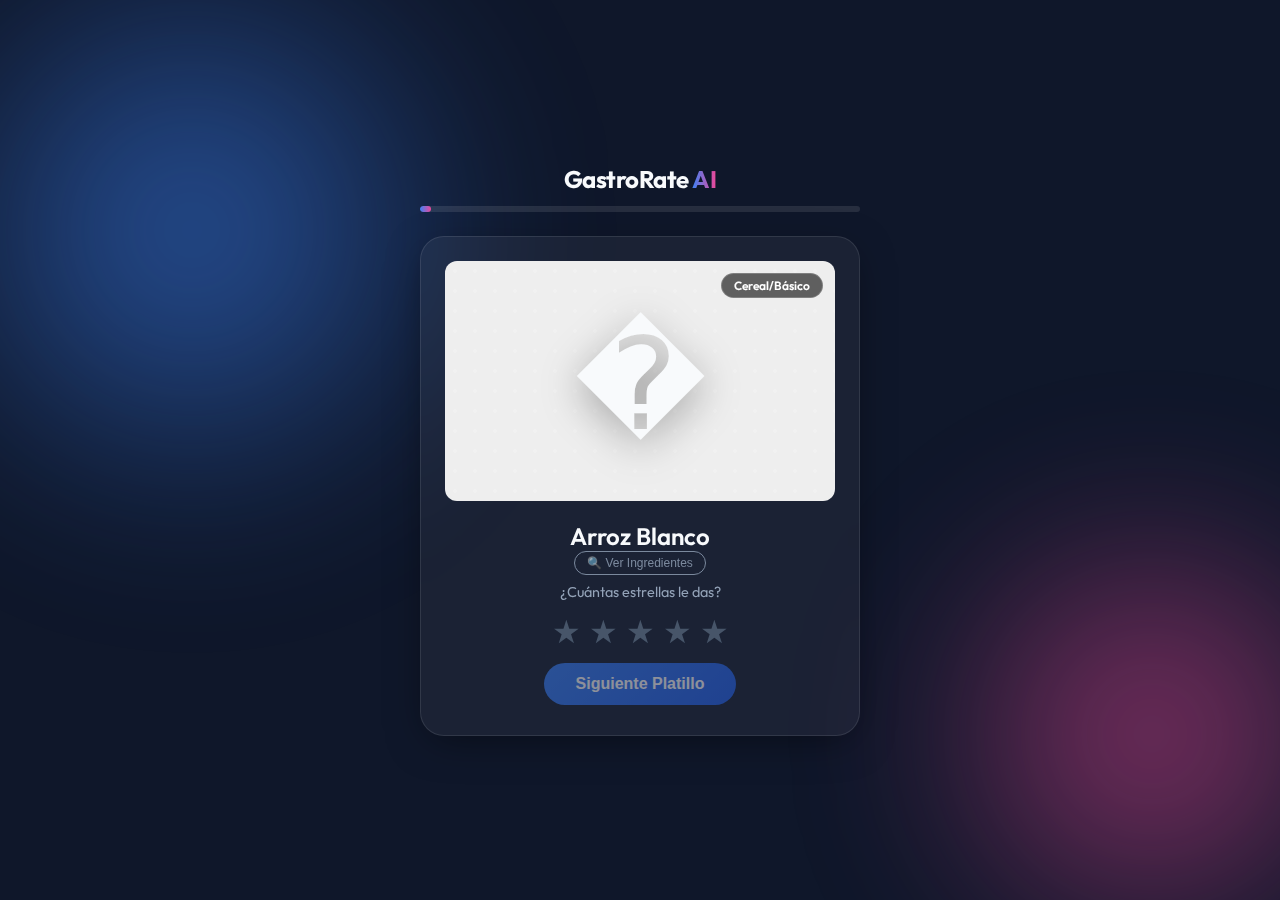
<file: index.html>
<!DOCTYPE html>
<html lang="es">

<head>
    <meta charset="UTF-8">
    <meta name="viewport" content="width=device-width, initial-scale=1.0">
    <title>Evaluador Gastronómico Premium</title>
    <link rel="preconnect" href="https://fonts.googleapis.com">
    <link rel="preconnect" href="https://fonts.gstatic.com" crossorigin>
    <link href="https://fonts.googleapis.com/css2?family=Outfit:wght@300;400;600;700&display=swap" rel="stylesheet">
    <link rel="stylesheet" href="style.css">
</head>

<body>
    <div class="background-globes">
        <div class="globe globe-1"></div>
        <div class="globe globe-2"></div>
        <div class="globe globe-3"></div>
    </div>

    <main class="app-container">
        <header class="header">
            <h1>GastroRate <span class="accent">AI</span></h1>
            <div class="progress-container">
                <div class="progress-bar" id="progressBar"></div>
                <span class="progress-text" id="progressText">1 / 40</span>
            </div>
        </header>

        <section id="quiz-card" class="card glass-effect">
            <div class="image-container" id="foodImageContainer">
                <div class="food-emoji" id="foodEmoji"></div>
                <div class="badge-category" id="foodCategory">Categoria</div>
            </div>

            <div class="content-container">
                <h2 id="foodName" class="food-title">Cargando...</h2>
                <div class="ingredients-toggle-container">
                    <button id="viewIngredientsBtn" class="btn-text-small">🔍 Ver Ingredientes</button>
                    <div id="ingredientsList" class="ingredients-list hidden">
                        <!-- Ingredients injected here -->
                    </div>
                </div>

                <div class="rating-section">
                    <p class="question">¿Cuántas estrellas le das?</p>
                    <div class="stars-container" id="starsContainer">
                        <button class="star-btn" data-value="1">★</button>
                        <button class="star-btn" data-value="2">★</button>
                        <button class="star-btn" data-value="3">★</button>
                        <button class="star-btn" data-value="4">★</button>
                        <button class="star-btn" data-value="5">★</button>
                    </div>
                </div>

                <div id="feedbackSection" class="feedback-section hidden">
                    <label class="feedback-label">Selecciona los ingredientes que NO te gustan:</label>
                    <div id="dislikeOptionsContainer" class="dislike-options-grid">
                        <!-- Options will be injected here via JS -->
                    </div>
                    <textarea id="dislikeReason" placeholder="Otra razón..." rows="2"
                        class="other-reason-text hidden"></textarea>
                </div>

                <div class="actions">
                    <button id="nextBtn" class="btn-primary" disabled>Siguiente Platillo</button>
                </div>
            </div>
        </section>

        <!-- Final Results State (Hidden by default) -->
        <section id="results-card" class="card glass-effect hidden">
            <div class="results-content">
                <h2>¡Evaluación Completada!</h2>
                <p>Has calificado 40 platillos. Aquí están tus resultados.</p>
                <div class="stats-grid">
                    <div class="stat-item">
                        <span class="stat-value" id="avgRating">0.0</span>
                        <span class="stat-label">Promedio</span>
                    </div>
                    <div class="stat-item">
                        <span class="stat-value" id="favoritesCount">0</span>
                        <span class="stat-label">Favoritos (5★)</span>
                    </div>
                    <div class="stat-item">
                        <span class="stat-value" id="dislikesCount">0</span>
                        <span class="stat-label">No Gustados (<3★)< /span>
                    </div>
                </div>
                <div class="actions-vertical">
                    <button id="whatsappBtn" class="btn-whatsapp">Enviar por WhatsApp 📱</button>
                    <button id="downloadBtn" class="btn-secondary">Exportar JSON</button>
                    <button id="restartBtn" class="btn-text">Volver a empezar</button>
                </div>
                <!-- JSON Preview Area -->
                <pre id="jsonPreview" class="json-preview"></pre>
            </div>
        </section>
    </main>

    <script type="module" src="script.js"></script>
</body>

</html>
</file>
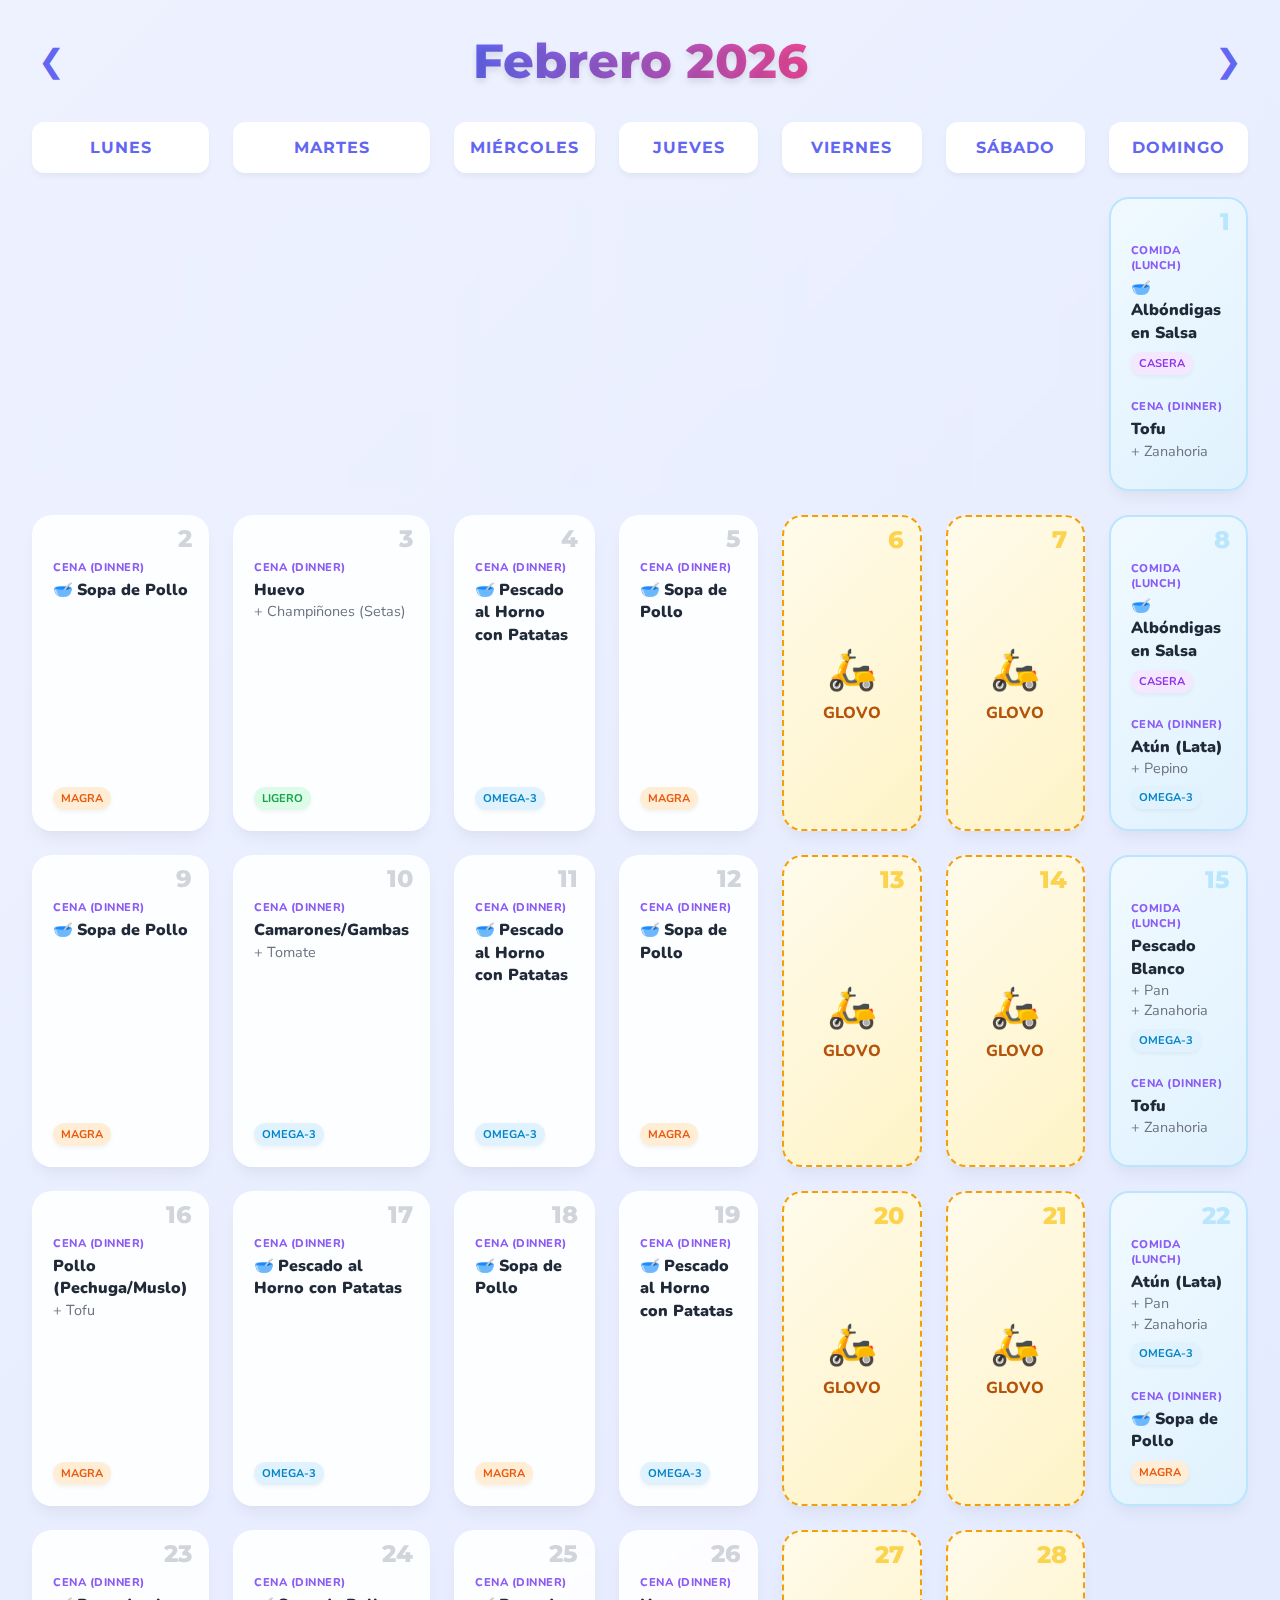
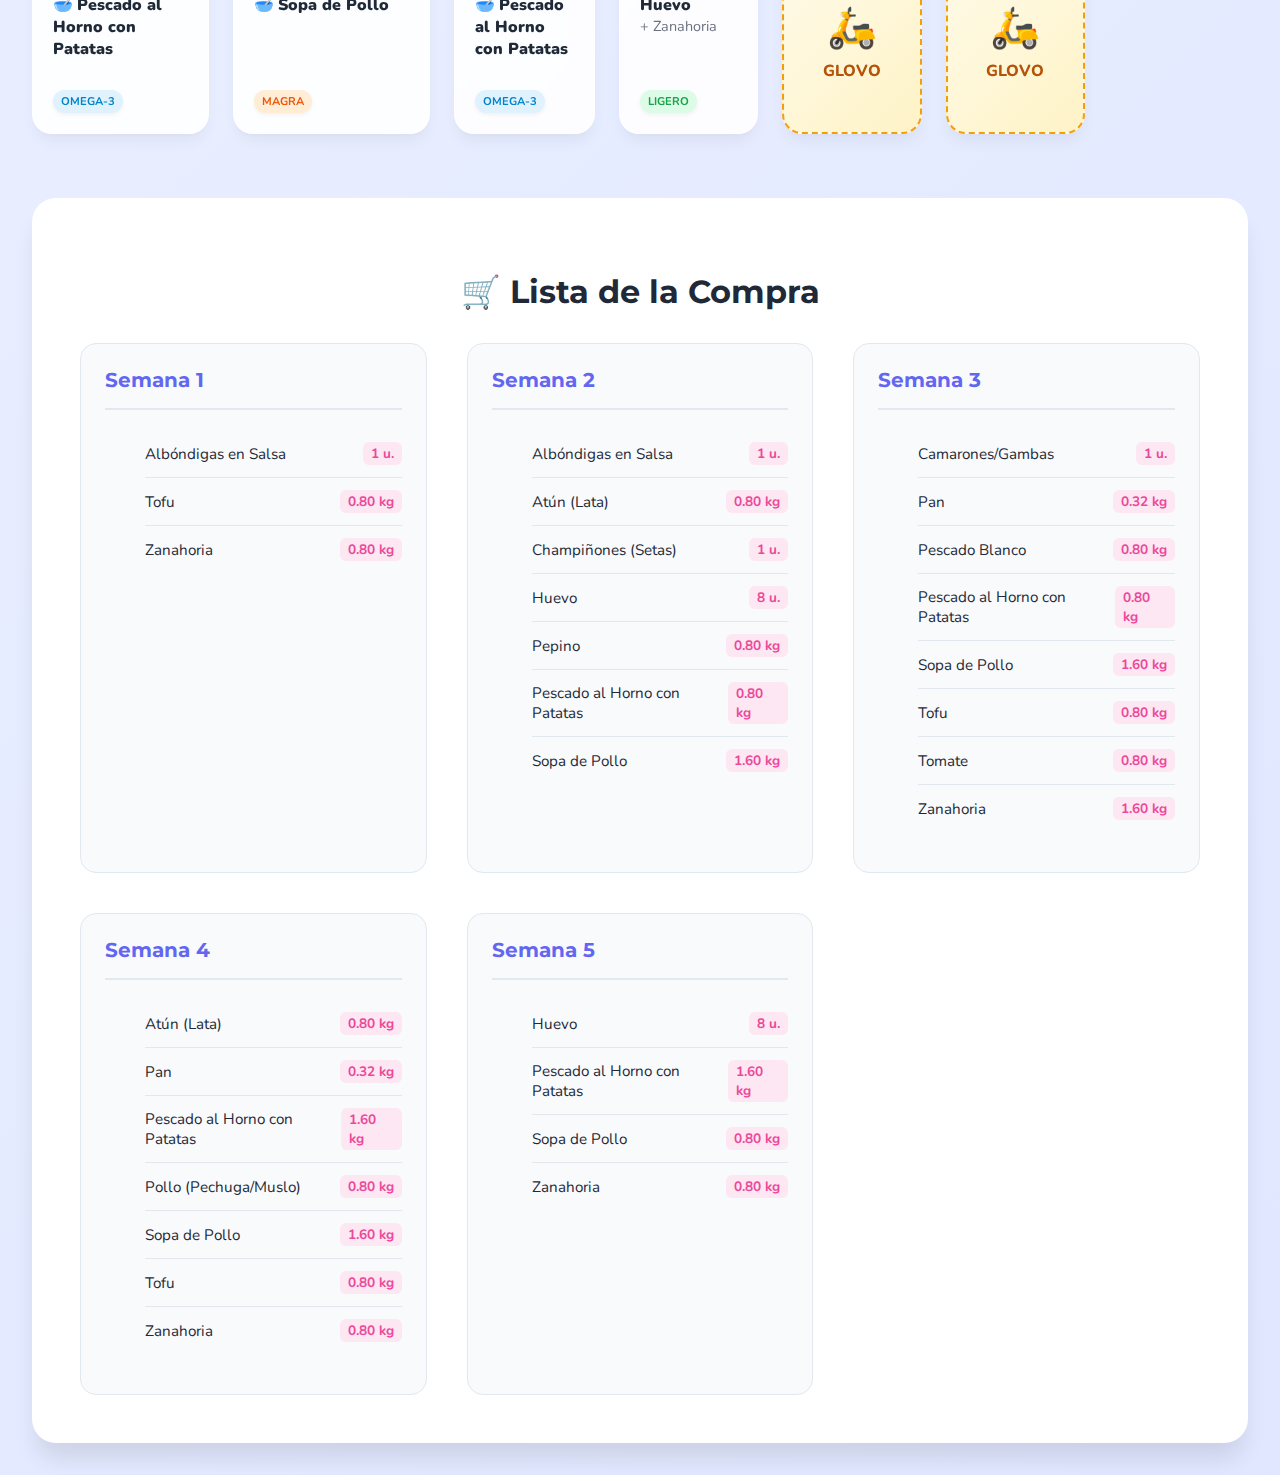
<file: menu_calendar.html>
<!DOCTYPE html>
<html lang="es">

<head>
    <meta charset="UTF-8">
    <meta name="viewport" content="width=device-width, initial-scale=1.0">
    <title>Menú Mensual - Febrero 2026</title>
    <style>
        @import url('https://fonts.googleapis.com/css2?family=Montserrat:wght@400;600;700;800&family=Nunito:wght@400;600;700&display=swap');

        :root {
            --primary: #6366f1;
            --secondary: #ec4899;
            --accent: #8b5cf6;
            --bg-color: #f3f4f6;
            --card-bg: rgba(255, 255, 255, 0.9);
            --text-main: #1f2937;
            --text-muted: #6b7280;
        }

        body {
            font-family: 'Nunito', sans-serif;
            background: linear-gradient(135deg, #eef2ff 0%, #e0e7ff 100%);
            color: var(--text-main);
            margin: 0;
            padding: 2rem;
            min-height: 100vh;
        }

        .container {
            max-width: 1400px;
            margin: 0 auto;
        }

        h1 {
            font-family: 'Montserrat', sans-serif;
            font-weight: 800;
            text-align: center;
            font-size: 3rem;
            margin-bottom: 3rem;
            background: linear-gradient(to right, var(--primary), var(--secondary));
            background-clip: text;
            -webkit-background-clip: text;
            -webkit-text-fill-color: transparent;
            text-shadow: 0 4px 6px rgba(0, 0, 0, 0.1);
        }

        .calendar-grid {
            display: grid;
            grid-template-columns: repeat(7, 1fr);
            gap: 1.5rem;
            margin-bottom: 4rem;
        }

        .day-header {
            text-align: center;
            font-family: 'Montserrat', sans-serif;
            font-weight: 700;
            text-transform: uppercase;
            color: var(--primary);
            padding: 1rem;
            font-size: 1rem;
            letter-spacing: 1px;
            background: white;
            border-radius: 12px;
            box-shadow: 0 4px 6px -1px rgba(0, 0, 0, 0.05);
        }

        .day-card {
            background: var(--card-bg);
            backdrop-filter: blur(10px);
            border-radius: 20px;
            padding: 1.25rem;
            min-height: 160px;
            box-shadow: 0 10px 15px -3px rgba(0, 0, 0, 0.05), 0 4px 6px -2px rgba(0, 0, 0, 0.025);
            position: relative;
            transition: all 0.3s ease;
            border: 1px solid rgba(255, 255, 255, 0.5);
            display: flex;
            flex-direction: column;
        }

        .day-card:hover {
            transform: translateY(-5px) scale(1.02);
            box-shadow: 0 20px 25px -5px rgba(0, 0, 0, 0.1), 0 10px 10px -5px rgba(0, 0, 0, 0.04);
            border-color: var(--primary);
        }

        .day-number {
            font-family: 'Montserrat', sans-serif;
            font-weight: 800;
            font-size: 1.5rem;
            color: #d1d5db;
            position: absolute;
            top: 0.5rem;
            right: 1rem;
            z-index: 0;
        }

        .meal-type {
            font-size: 0.7rem;
            text-transform: uppercase;
            color: var(--accent);
            font-weight: 800;
            margin-top: 1.5rem;
            margin-bottom: 0.25rem;
            letter-spacing: 0.5px;
            z-index: 1;
        }

        .meal-content {
            font-size: 1rem;
            line-height: 1.4;
            color: var(--text-main);
            font-weight: 600;
            margin-bottom: 0.5rem;
            z-index: 1;
        }

        .meal-content span {
            /* Side dishes */
            font-weight: 400;
            color: var(--text-muted);
            font-size: 0.9rem;
            display: block;
        }

        .tag {
            display: inline-block;
            font-size: 0.7rem;
            padding: 4px 8px;
            border-radius: 20px;
            margin-top: auto;
            align-self: flex-start;
            font-weight: 700;
            text-transform: uppercase;
            box-shadow: 0 2px 4px rgba(0, 0, 0, 0.05);
        }

        .tag-blue {
            background: #e0f2fe;
            color: #0284c7;
        }

        .tag-green {
            background: #dcfce7;
            color: #16a34a;
        }

        .tag-orange {
            background: #ffedd5;
            color: #ea580c;
        }

        .tag-red {
            background: #fee2e2;
            color: #dc2626;
        }

        .tag-purple {
            background: #f3e8ff;
            color: #9333ea;
        }

        .glovo-card {
            background: linear-gradient(135deg, #fffbeb 0%, #fef3c7 100%);
            border: 2px dashed #f59e0b;
            align-items: center;
            justify-content: center;
            text-align: center;
        }

        .glovo-card .day-number {
            color: #fcd34d;
        }

        .sunday-card {
            background: linear-gradient(135deg, #f0f9ff 0%, #e0f2fe 100%);
            border: 2px solid #bae6fd;
        }

        .sunday-card .day-number {
            color: #bae6fd;
        }

        .shopping-section {
            background: white;
            border-radius: 24px;
            padding: 3rem;
            box-shadow: 0 20px 25px -5px rgba(0, 0, 0, 0.1);
        }

        .shopping-section h2 {
            font-family: 'Montserrat', sans-serif;
            color: var(--text-main);
            text-align: center;
            font-size: 2rem;
            margin-bottom: 2rem;
        }

        .shopping-grid {
            display: grid;
            grid-template-columns: repeat(auto-fit, minmax(280px, 1fr));
            gap: 2.5rem;
        }

        .week-list {
            background: #f8fafc;
            border-radius: 16px;
            padding: 1.5rem;
            border: 1px solid #e2e8f0;
        }

        .week-list h3 {
            font-family: 'Montserrat', sans-serif;
            color: var(--primary);
            border-bottom: 2px solid #e2e8f0;
            padding-bottom: 1rem;
            margin-top: 0;
            font-size: 1.25rem;
        }

        .shopping-items li {
            padding: 0.75rem 0;
            border-bottom: 1px solid #e2e8f0;
            display: flex;
            justify-content: space-between;
            align-items: center;
            font-size: 0.95rem;
        }

        .shopping-items li span:last-child {
            font-weight: 700;
            color: var(--secondary);
            background: #fce7f3;
            padding: 2px 8px;
            border-radius: 6px;
            font-size: 0.85rem;
        }

        .shopping-items li:last-child {
            border-bottom: none;
        }

        .loading {
            text-align: center;
            font-size: 1.5rem;
            margin-top: 3rem;
            color: var(--text-muted);
        }
    </style>
</head>

<body>

    <div class="container">
        <!-- Navigation Header -->
        <div style="display: flex; justify-content: space-between; align-items: center; margin-bottom: 2rem;">
            <button onclick="changeMonth(-1)"
                style="background:none; border:none; font-size: 2rem; cursor:pointer; color:var(--primary)">&#10094;</button>
            <h1 id="month-title" style="margin:0;">Febrero 2026</h1>
            <button onclick="changeMonth(1)"
                style="background:none; border:none; font-size: 2rem; cursor:pointer; color:var(--primary)">&#10095;</button>
        </div>

        <div class="calendar-grid" id="calendar">
            <div class="day-header">Lunes</div>
            <div class="day-header">Martes</div>
            <div class="day-header">Miércoles</div>
            <div class="day-header">Jueves</div>
            <div class="day-header">Viernes</div>
            <div class="day-header">Sábado</div>
            <div class="day-header">Domingo</div>
        </div>

        <div class="shopping-section">
            <h2>🛒 Lista de la Compra</h2>
            <div class="shopping-grid" id="shopping-lists"></div>
        </div>
    </div>

    <script>
        // State
        let currentYear = 2026;
        let currentMonth = 1; // 0=Jan, 1=Feb
        let globalFoodStats = [];
        const users = ['ariel', 'mia', 'rosa', 'david'];

        // Navigation
        function changeMonth(delta) {
            currentMonth += delta;
            if (currentMonth > 11) {
                currentMonth = 0;
                currentYear++;
            } else if (currentMonth < 0) {
                currentMonth = 11;
                currentYear--;
            }
            updateView();
        }

        function updateView() {
            // Update Title
            const date = new Date(currentYear, currentMonth, 1);
            const monthName = date.toLocaleString('es-ES', { month: 'long' });
            const capMonth = monthName.charAt(0).toUpperCase() + monthName.slice(1);
            document.getElementById('month-title').textContent = `${capMonth} ${currentYear}`;

            // Generate
            const schedule = generateSchedule(globalFoodStats, currentYear, currentMonth);
            renderCalendar(schedule);
            generateShoppingList(schedule);
        }

        async function init() {
            try {
                let allData = [];
                for (const user of users) {
                    const response = await fetch(`userdata/${user}.json`);
                    if (response.ok) {
                        const data = await response.json();
                        allData = [...allData, ...data];
                    }
                }
                globalFoodStats = processFoodData(allData);
                updateView();
            } catch (e) {
                document.body.innerHTML = `<div class="loading">Error: ${e.message}<br>Ejecuta en servidor local.</div>`;
            }
        }

        // Data Processing
        function processFoodData(data) {
            const temp = {};
            data.forEach(item => {
                if (!temp[item.foodId]) {
                    temp[item.foodId] = {
                        name: item.foodName,
                        category: item.category,
                        ratings: [],
                        min_rating: 5
                    };
                }
                temp[item.foodId].ratings.push(item.rating);
                if (item.rating < temp[item.foodId].min_rating) temp[item.foodId].min_rating = item.rating;
            });
            return Object.values(temp).map(item => ({
                name: item.name,
                category: item.category,
                avg_rating: item.ratings.reduce((a, b) => a + b, 0) / item.ratings.length,
                min_rating: item.min_rating
            }));
        }

        // --------------------------------------------------------------------------------
        // MEAL LOGIC CONFIGURATION
        // --------------------------------------------------------------------------------

        // Helper to check if a category/name fits "Lunch" (Heavier/Carby) vs "Dinner" (Lighter/Protein)
        function isLunch(item) {
            const txt = (item.name + " " + item.category).toLowerCase();
            // Lunch: Rice, Pasta, Legumes, Stews, Potatoes, Red Meat dishes
            if (/arroz|pasta|cereal|legumbre|lenteja|frijol|guiso|estofado|lasaña|spaghetti|macarron|paella|cocido/.test(txt)) return true;
            if (/texmex|burrito|taco/.test(txt)) return true; // Heavy
            return false;
        }

        function isDinner(item) {
            const txt = (item.name + " " + item.category).toLowerCase();
            // Dinner: Fish, Eggs, Chicken (grilled/light), Soup, Salad, Vegetables
            if (/pescado|atún|marisco|huevo|tortilla|sopa|crema|ensalada|vegetal|verdura|brócoli|espinaca/.test(txt)) return true;
            if (/pollo|pavo/.test(txt) && !/asado|frito/.test(txt)) return true; // Light chicken OK
            return false;
        }

        const EXTRA_RECIPES = [
            { name: "Burritos de Carne", base: "Carne", category: "TexMex", type: "special", suitable: "lunch" },
            { name: "Spaghetti Boloñesa", base: "Pasta", category: "Italiana", type: "special", suitable: "lunch" },
            { name: "Albóndigas en Salsa", base: "Carne", category: "Casera", type: "special", suitable: "lunch" },
            { name: "Tacos de Carne", base: "Carne", category: "TexMex", type: "special", suitable: "lunch" },
            { name: "Arroz Tres Delicias", base: "Arroz", category: "Asiática", type: "special", suitable: "lunch" },
            { name: "Curry de Pollo", base: "Pollo", category: "Asiática", type: "special", suitable: "lunch" },
            { name: "Estofado de Ternera", base: "Carne", category: "Guiso", type: "special", suitable: "lunch" },
            { name: "Lasaña de Carne", base: "Pasta", category: "Italiana", type: "special", suitable: "lunch" },

            { name: "Pescado al Horno con Patatas", base: "Pescado", category: "Horno", type: "special", suitable: "dinner" },
            { name: "Pollo Asado con Patatas", base: "Pollo", category: "Horno", type: "special", suitable: "lunch" }, // Roast chicken is lunch usually in Spain
            { name: "Sopa de Pollo", base: "Pollo", category: "Sopa", type: "special", suitable: "dinner" }
        ];

        // Seeded RNG
        let currentSeed = 1;
        function seed(s) { currentSeed = s; }
        function random() {
            var x = Math.sin(currentSeed++) * 10000;
            return x - Math.floor(x);
        }

        function generateSchedule(stats, year, month) {
            // Seed based on YearMonth to keep it consistent per page but infinite
            seed(year * 100 + month);

            // Prepare Pools
            // LUNCH Pool (Heavy)
            const lunchPool = stats.filter(f => isLunch(f) && f.min_rating >= 2);
            // DINNER Pool (Light)
            const dinnerPool = stats.filter(f => isDinner(f) && f.min_rating >= 2);

            // Ingredients for constructing meals if not special
            const proteins = stats.filter(f => /proteína|carne|pollo|pescado|huevo|tofu|atún|cerdo|camarones|pavo/i.test(f.category + f.name));
            const veggies = stats.filter(f => /vegetal|verdura|brócoli|espinaca|zanahoria|tomate|pepino|champiñon|ensalada/i.test(f.category + f.name));
            const carbs = stats.filter(f => /cereal|arroz|pasta|pan|papa|patata|tubérculo/i.test(f.category + f.name));

            // Specials
            let specials = [];
            // Add Extras if preferred
            EXTRA_RECIPES.forEach(r => {
                // Check if family generally likes the base. Strict check: No 1s allowed (min_rating >= 2)
                const match = stats.find(s => s.name.includes(r.base) && s.min_rating >= 2);
                if (match) {
                    specials.push(r);
                }
            });

            // Sorting for consistency
            [lunchPool, dinnerPool, proteins, veggies, carbs, specials].forEach(arr => arr.sort((a, b) => a.name.localeCompare(b.name)));

            const daysInMonth = new Date(year, month + 1, 0).getDate();
            const schedule = [];

            // Tracking to avoid repetition
            let lastDayProteins = []; // [LunchProtein, DinnerProtein]
            let lastDayCarbs = [];    // [LunchCarb, DinnerCarb]

            for (let day = 1; day <= daysInMonth; day++) {
                const date = new Date(year, month, day);
                const dayOfWeek = date.getDay(); // 0:Sun, 1:Mon
                const dayPlan = { day: day, meals: [] };

                // Trackers for TODAY to pass to tomorrow
                let todayProteins = [];
                let todayCarbs = [];

                // Rules
                // Fri(5)/Sat(6) -> Glovo
                if (dayOfWeek === 5 || dayOfWeek === 6) {
                    dayPlan.isGlovo = true;
                    // Reset trackers effectively (Glovo is wildcard) or keep yesterday's to prevent Mon repeat? 
                    // Let's just clear for Glovo days so Sunday isn't blocked by Thursday
                    todayProteins = [];
                    todayCarbs = [];
                }
                else if (dayOfWeek === 0) { // Sunday: Lunch & Dinner
                    // Lunch
                    const lunch = selectMeal('lunch', specials, lunchPool, proteins, carbs, veggies, lastDayProteins, lastDayCarbs, todayProteins, todayCarbs);
                    dayPlan.meals.push(lunch);
                    updateTrackers(lunch, todayProteins, todayCarbs);

                    // Dinner
                    const dinner = selectMeal('dinner', specials, dinnerPool, proteins, carbs, veggies, lastDayProteins, lastDayCarbs, todayProteins, todayCarbs);
                    dayPlan.meals.push(dinner);
                    updateTrackers(dinner, todayProteins, todayCarbs);
                }
                else { // Mon-Thu: Dinner Only
                    const dinner = selectMeal('dinner', specials, dinnerPool, proteins, carbs, veggies, lastDayProteins, lastDayCarbs, todayProteins, todayCarbs);
                    dayPlan.meals.push(dinner);
                    updateTrackers(dinner, todayProteins, todayCarbs);
                }

                schedule.push(dayPlan);

                // Pass today's to next iteration
                lastDayProteins = todayProteins;
                lastDayCarbs = todayCarbs;
            }
            return schedule;
        }

        function updateTrackers(meal, protList, carbList) {
            if (!meal) return;
            // Extract key ingredient names for tracking
            const p = getIngredientCategory(meal.main.name);
            protList.push(p);

            if (meal.carb) carbList.push(getIngredientCategory(meal.carb.name));
            // Also check main category (e.g. Pasta dish)
            if (/pasta|arroz/.test((meal.main.name + meal.main.category).toLowerCase())) {
                carbList.push(getIngredientCategory(meal.main.name));
            }
        }

        function getIngredientCategory(name) {
            name = name.toLowerCase();
            if (/pollo|pavo/.test(name)) return "pollo";
            if (/res|ternera|carne|buey/.test(name)) return "carne_roja";
            if (/cerdo/.test(name)) return "cerdo";
            if (/pescado|atún|merluza|salmón/.test(name)) return "pescado";
            if (/huevo|tortilla/.test(name)) return "huevo";
            if (/arroz/.test(name)) return "arroz";
            if (/pasta|spaghetti|macarron|lasaña/.test(name)) return "pasta";
            if (/lenteja|frijol/.test(name)) return "legumbre";
            return name;
        }

        function selectMeal(type, specials, typePool, prots, carbs, vegs, avoidP, avoidC, currentP, currentC) {
            // Filter Specials by Type (Lunch/Dinner)
            let suitableSpecials = specials.filter(s => s.suitable === type || (!s.suitable && type === 'lunch'));

            // Filter Regular items if constructing
            let pPool = (type === 'lunch') ? prots : prots.filter(p => !/carne|res|cerdo/.test(p.name.toLowerCase())); // Prefer light protein for dinner
            if (pPool.length === 0) pPool = prots; // Fallback

            // 40% chance special
            if (random() < 0.4 && suitableSpecials.length > 0) {
                // Try to find one not maintained in avoid lists
                let cand = pickValid(suitableSpecials, avoidP, avoidC, currentP, currentC);
                if (cand) return { type: 'special', main: cand, note: getNote(cand) };
            }

            // Construct Standard Meal
            // 1. Protein
            let main = pickValid(pPool, avoidP, avoidC, currentP, currentC);
            if (!main) main = pPool[Math.floor(random() * pPool.length)];

            // 2. Veggie
            let veg = vegs[Math.floor(random() * vegs.length)];

            // 3. Carb (Only if Lunch, or very light for Dinner?)
            // User said "Cena y comida son diferentes". Usually Dinner has no heavy carb or very little.
            // Let's say Lunch always has Carb. Dinner has Carb only if soup/light potato.
            // Actually, keep it simple: Lunch = Protein+Carb+Veg. Dinner = Protein+Veg (Low Carb).

            let carb = null;
            if (type === 'lunch') {
                const cPool = carbs;
                carb = pickValid(cPool, avoidP, avoidC, currentP, currentC);
                if (!carb && cPool.length > 0) carb = cPool[Math.floor(random() * cPool.length)];
            } else {
                // Dinner: Maybe just small potato or none?
                // "No repetir carb en el dia siguiente" implies carbs exist.
                // Let's add a small side carb occasionally or ensure Veggie is substantial.
                // Or use a very light carb (pan check?)
                // For simplicity, let's skip carb for Dinner to respect "different".
                // BUT user wants to check repetition logic.
                // We will assign a Veggie. And maybe a light carb if needed.
                // We'll skip specific carb slot for dinner to distinguish it clearly as requested.
            }

            // Formatting
            if (carb) {
                return { type: 'standard', main: main, carb: carb, veg: veg, note: getNote(main) };
            } else {
                return { type: 'standard', main: main, veg: veg, note: getNote(main) };
            }
        }

        // Pick item that doesn't conflict with avoid lists
        function pickValid(list, avoidP, avoidC, currP, currC) {
            // Shuffle
            let shuffled = list.slice().sort(() => random() - 0.5);

            for (let item of shuffled) {
                let cat = getIngredientCategory(item.name);

                // Check Previous Day Conflict
                if (avoidP.includes(cat)) continue;
                if (avoidC.includes(cat)) continue;

                // Check Today Conflict (e.g. Lunch had chicken, Dinner shouldn't)
                if (currP.includes(cat)) continue;
                if (currC.includes(cat)) continue;

                return item;
            }
            // If strict fail, pick first (loose fallback)
            return shuffled[0];
        }

        // Utils
        function getNote(item) {
            if (!item) return null;
            const txt = (item.name + " " + item.category).toLowerCase();
            if (/texmex|casera|italiana|española|asiática|americana/.test(txt)) return { text: item.category, class: 'tag-purple' };
            if (/pescado|atún|mar/.test(txt)) return { text: 'Omega-3', class: 'tag-blue' };
            if (/huevo|frijol|legumbre|lenteja/.test(txt)) return { text: 'Ligero', class: 'tag-green' };
            if (/pollo|pavo/.test(txt)) return { text: 'Magra', class: 'tag-orange' };
            if (/res|cerdo|estofado|ternera/.test(txt)) return { text: 'Hierro', class: 'tag-red' };
            if (/sopa|crema/.test(txt)) return { text: 'Comfort', class: 'tag-purple' };
            return null;
        }

        function renderCalendar(schedule) {
            const calDiv = document.getElementById('calendar');
            // Clear current days (keep headers)
            const headers = Array.from(calDiv.children).slice(0, 7);
            calDiv.innerHTML = '';
            headers.forEach(h => calDiv.appendChild(h));

            // Empty Cells
            const firstDate = new Date(currentYear, currentMonth, 1);
            let firstDay = firstDate.getDay();
            let emptyCells = firstDay === 0 ? 6 : firstDay - 1;

            for (let i = 0; i < emptyCells; i++) {
                const div = document.createElement('div');
                div.className = 'day-card';
                div.style.background = 'transparent';
                div.style.boxShadow = 'none';
                div.style.border = 'none';
                calDiv.appendChild(div);
            }

            schedule.forEach(day => {
                const div = document.createElement('div');
                div.className = 'day-card';

                const num = document.createElement('div');
                num.className = 'day-number';
                num.textContent = day.day;
                div.appendChild(num);

                if (day.isGlovo) {
                    div.classList.add('glovo-card');
                    div.innerHTML += `
                        <div style="font-size: 2.5rem; margin-top:20px;">🛵</div>
                        <div style="font-weight: 800; color: #b45309; margin-top:5px;">GLOVO</div>
                    `;
                } else {
                    if (day.meals.length >= 2) {
                        div.classList.add('sunday-card');
                        div.innerHTML += `<div class="meal-type">Comida (Lunch)</div>`;
                        div.innerHTML += renderMealContent(day.meals[0]);
                        div.innerHTML += `<div class="meal-type">Cena (Dinner)</div>`;
                        div.innerHTML += renderMealContent(day.meals[1]);
                    } else if (day.meals.length === 1) {
                        div.innerHTML += `<div class="meal-type">Cena (Dinner)</div>`;
                        div.innerHTML += renderMealContent(day.meals[0]);
                    }
                }
                calDiv.appendChild(div);
            });
        }

        function renderMealContent(meal) {
            if (!meal) return '';
            let html = '';
            if (meal.type === 'special') {
                html += `<div class="meal-content">🥣 <b>${meal.main.name}</b></div>`;
            } else {
                html += `<div class="meal-content">
                    <b>${meal.main.name}</b>`;
                if (meal.carb) html += `<span style="color:var(--text-muted);">+ ${meal.carb.name}</span>`;
                html += `<span style="color:var(--text-muted);">+ ${meal.veg.name}</span>
                </div>`;
            }
            if (meal.note) {
                html += `<span class="tag ${meal.note.class}">${meal.note.text}</span>`;
            }
            return html;
        }

        // Portions & Shopping List (Simplified usage of previous logic)
        const PORTIONS = {
            MEAT: 0.200, FISH: 0.200, RICE: 0.080, PASTA: 0.100, POTATO: 0.250,
            VEG: 0.200, EGG: 2, SOUP: 0.3
        };
        const FAMILY_SIZE = 4;

        function generateShoppingList(schedule) {
            const listContainer = document.getElementById('shopping-lists');
            listContainer.innerHTML = '';

            // Generate list for the currently displayed month
            // We can group by Week 1, 2, 3, 4 of the month view

            const weeks = {};
            schedule.forEach(day => {
                // Determine week index relative to start of month grid
                // Approx: (day + offset) / 7
                let d = new Date(currentYear, currentMonth, day.day);
                let w = getWeekNumber(d);
                if (!weeks[w]) weeks[w] = { id: w, products: {} };

                day.meals.forEach(m => {
                    if (!m) return;
                    // Add Main
                    addProduct(weeks[w].products, m.main);
                    // Add Sides
                    if (m.carb) addProduct(weeks[w].products, m.carb);
                    if (m.veg) addProduct(weeks[w].products, m.veg);
                });
            });

            Object.keys(weeks).map(Number).sort((a, b) => a - b).forEach((wk, i) => {
                const div = document.createElement('div');
                div.className = 'week-list';
                div.innerHTML = `<h3>Semana ${i + 1}</h3>`;
                const ul = document.createElement('ul');
                ul.className = 'shopping-items';

                const products = weeks[wk].products;
                Object.keys(products).sort().forEach(pName => {
                    const item = products[pName];
                    const qty = calculateQty(pName, item);
                    ul.innerHTML += `<li><span>${pName}</span><span>${qty}</span></li>`;
                });

                div.appendChild(ul);
                listContainer.appendChild(div);
            });
        }

        function addProduct(dict, item) {
            if (!item) return;
            if (!dict[item.name]) dict[item.name] = { count: 0, cat: item.category };
            dict[item.name].count++;
        }

        function calculateQty(name, data) {
            const low = (name + " " + data.cat).toLowerCase();
            let p = 1.0; let unit = "pack";

            if (/pollo|pavo|carne|res|cerdo|ternera/.test(low)) { p = PORTIONS.MEAT; unit = "kg"; }
            else if (/pescado|atún|salmón/.test(low)) { p = PORTIONS.FISH; unit = "kg"; }
            else if (/arroz|cereal/.test(low)) { p = PORTIONS.RICE; unit = "kg"; }
            else if (/pasta|spaghetti|macarron/.test(low)) { p = PORTIONS.PASTA; unit = "kg"; }
            else if (/patata|papa/.test(low)) { p = PORTIONS.POTATO; unit = "kg"; }
            else if (/huevo/.test(low)) { p = PORTIONS.EGG; unit = "u."; }
            else if (/sopa|crema/.test(low)) { p = PORTIONS.SOUP; unit = "L"; }
            else if (/vegetal|verdura|ensalada|tomate/.test(low)) { p = PORTIONS.VEG; unit = "kg"; }

            let val = data.count * p * FAMILY_SIZE;
            if (unit === "u.") return `${Math.ceil(val)} u.`;
            if (unit === "pack") return `${data.count} u.`;
            return `${val.toFixed(2)} ${unit}`;
        }

        function getWeekNumber(d) {
            const date = new Date(Date.UTC(d.getFullYear(), d.getMonth(), d.getDate()));
            const dayNum = date.getUTCDay() || 7;
            date.setUTCDate(date.getUTCDate() + 4 - dayNum);
            const yearStart = new Date(Date.UTC(date.getUTCFullYear(), 0, 1));
            return Math.ceil((((date - yearStart) / 86400000) + 1) / 7);
        }

        window.onload = init;
    </script>
</body>

</html>
</file>
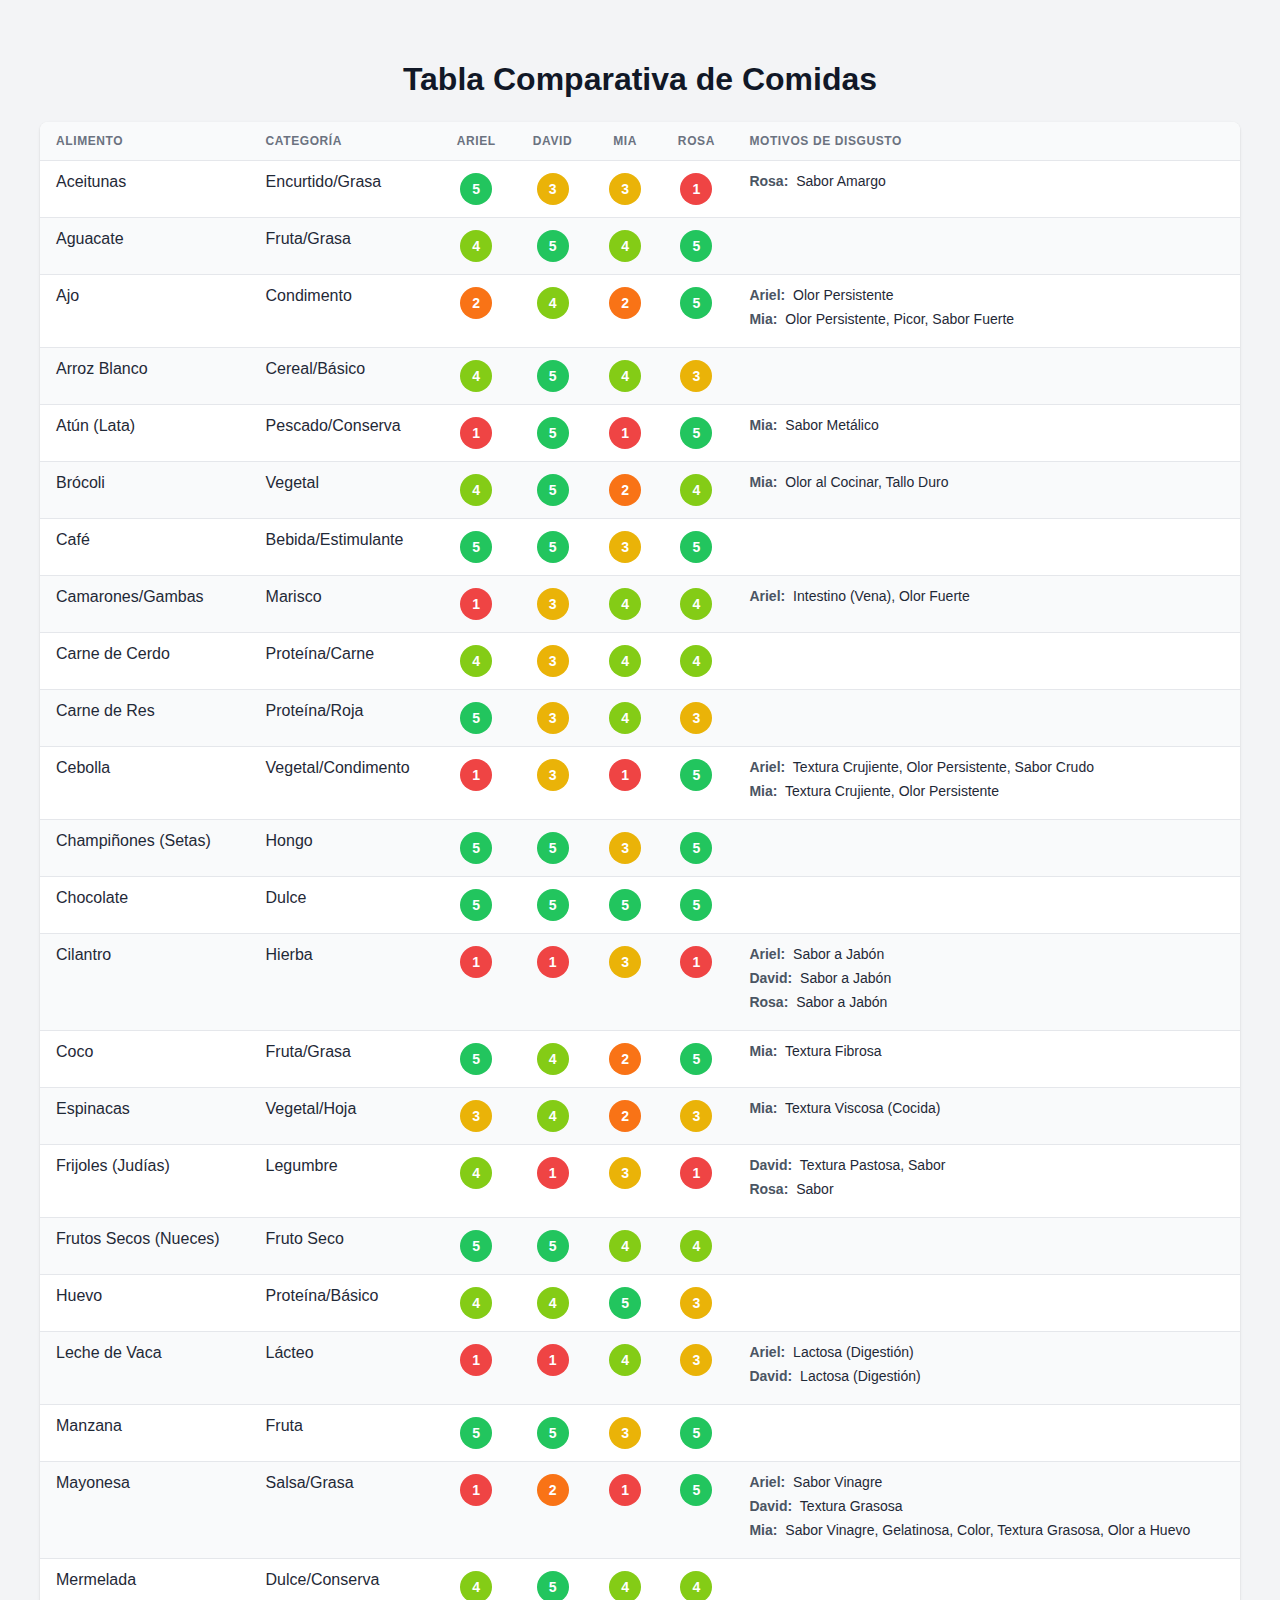
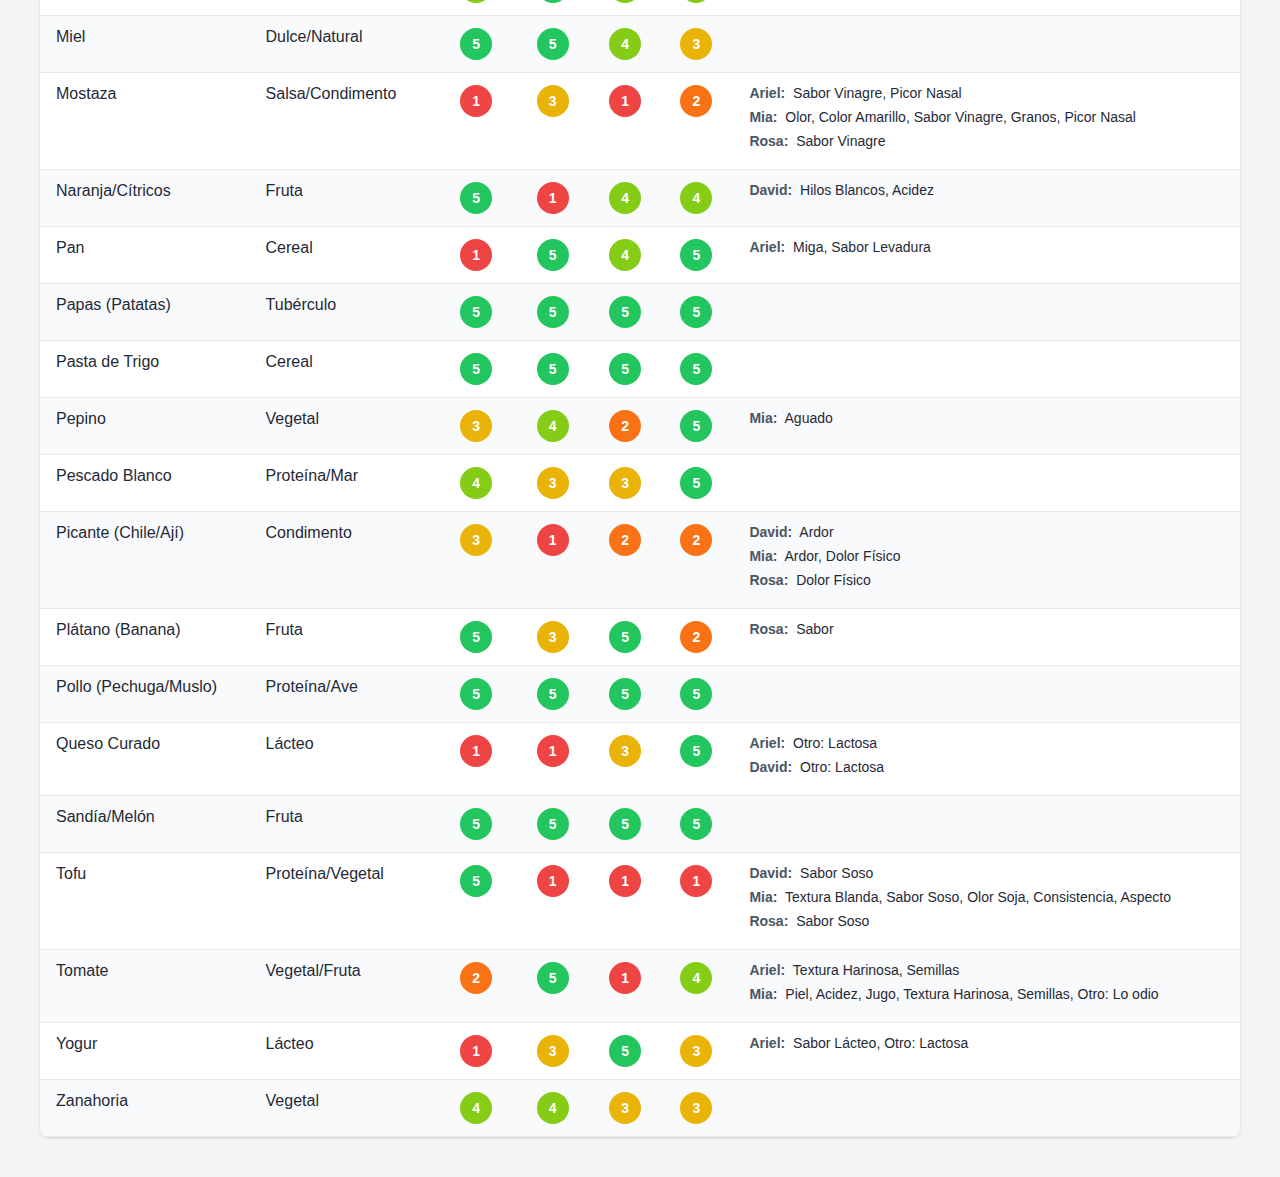
<file: view_data.html>
<!DOCTYPE html>
<html lang="es">

<head>
    <meta charset="UTF-8">
    <meta name="viewport" content="width=device-width, initial-scale=1.0">
    <title>Comparativa de Gustos - Datos de Usuarios</title>
    <style>
        body {
            font-family: 'Segoe UI', Tahoma, Geneva, Verdana, sans-serif;
            background-color: #f3f4f6;
            color: #1f2937;
            padding: 2rem;
        }

        .container {
            max-width: 1400px;
            margin: 0 auto;
        }

        h1 {
            font-size: 2rem;
            font-weight: bold;
            margin-bottom: 1.5rem;
            color: #111827;
            text-align: center;
        }

        .table-container {
            background-color: white;
            border-radius: 0.5rem;
            box-shadow: 0 1px 3px 0 rgba(0, 0, 0, 0.1), 0 1px 2px 0 rgba(0, 0, 0, 0.06);
            overflow-x: auto;
        }

        table {
            width: 100%;
            border-collapse: collapse;
            text-align: left;
        }

        th,
        td {
            padding: 0.75rem 1rem;
            vertical-align: top;
        }

        th {
            background-color: #f9fafb;
            font-weight: 600;
            text-transform: uppercase;
            font-size: 0.75rem;
            color: #6b7280;
            letter-spacing: 0.05em;
            border-bottom: 1px solid #e5e7eb;
            white-space: nowrap;
        }

        tr:nth-child(even) {
            background-color: #f9fafb;
        }

        tr:hover {
            background-color: #f3f4f6;
        }

        td {
            border-bottom: 1px solid #e5e7eb;
        }

        .rating-cell {
            text-align: center;
        }

        .rating-badge {
            display: inline-flex;
            align-items: center;
            justify-content: center;
            width: 2rem;
            height: 2rem;
            border-radius: 9999px;
            font-weight: bold;
            color: white;
            font-size: 0.875rem;
        }

        .rating-1 {
            background-color: #ef4444;
        }

        .rating-2 {
            background-color: #f97316;
        }

        .rating-3 {
            background-color: #eab308;
        }

        .rating-4 {
            background-color: #84cc16;
        }

        .rating-5 {
            background-color: #22c55e;
        }

        .loading {
            text-align: center;
            padding: 2rem;
            color: #6b7280;
        }

        .dislike-list {
            list-style-type: none;
            padding: 0;
            margin: 0;
            font-size: 0.875rem;
        }

        .dislike-item {
            margin-bottom: 0.5rem;
        }

        .user-label {
            font-weight: bold;
            color: #4b5563;
            margin-right: 0.25rem;
        }
    </style>
</head>

<body>

    <div class="container">
        <h1>Tabla Comparativa de Comidas</h1>

        <div class="table-container">
            <table id="dataTable">
                <thead>
                    <tr id="tableHeader">
                        <th>Alimento</th>
                        <th>Categoría</th>
                        <!-- User headers will be injected here -->
                        <th>Motivos de Disgusto</th>
                    </tr>
                </thead>
                <tbody id="tableBody">
                    <tr>
                        <td colspan="100%" class="loading">Cargando datos...</td>
                    </tr>
                </tbody>
            </table>
        </div>
    </div>

    <script>
        const users = ['ariel', 'david', 'mia', 'rosa'];

        async function loadData() {
            const tableBody = document.getElementById('tableBody');
            const tableHeader = document.getElementById('tableHeader');

            // Insert user headers dynamically before the last column
            const dislikeHeader = tableHeader.lastElementChild;
            users.forEach(user => {
                const th = document.createElement('th');
                th.textContent = user.charAt(0).toUpperCase() + user.slice(1);
                th.style.textAlign = 'center';
                tableHeader.insertBefore(th, dislikeHeader);
            });

            const foodMap = new Map();

            try {
                // Fetch all data
                for (const user of users) {
                    try {
                        const response = await fetch(`userdata/${user}.json`);
                        if (!response.ok) throw new Error(`HTTP error! status: ${response.status}`);
                        const userFoodData = await response.json();

                        userFoodData.forEach(item => {
                            if (!foodMap.has(item.foodId)) {
                                foodMap.set(item.foodId, {
                                    foodName: item.foodName,
                                    category: item.category,
                                    ratings: {},
                                    dislikes: []
                                });
                            }
                            const entry = foodMap.get(item.foodId);
                            entry.ratings[user] = item.rating;

                            if (item.dislikeReasons && item.dislikeReasons.length > 0) {
                                entry.dislikes.push({
                                    user: user,
                                    reasons: item.dislikeReasons
                                });
                            }
                        });

                    } catch (e) {
                        console.error(`Error loading data for ${user}:`, e);
                    }
                }

                renderTable(foodMap);

            } catch (error) {
                tableBody.innerHTML = `<tr><td colspan="100%" class="loading">Error al cargar los datos.<br>${error.message}</td></tr>`;
            }
        }

        function renderTable(foodMap) {
            const tableBody = document.getElementById('tableBody');
            tableBody.innerHTML = '';

            if (foodMap.size === 0) {
                tableBody.innerHTML = `<tr><td colspan="100%" class="loading">No hay datos para mostrar</td></tr>`;
                return;
            }

            // Convert to array and sort by foodName
            const sortedFoods = Array.from(foodMap.values()).sort((a, b) => a.foodName.localeCompare(b.foodName));

            sortedFoods.forEach(item => {
                const tr = document.createElement('tr');

                // Food Name
                const foodTd = document.createElement('td');
                foodTd.textContent = item.foodName;
                foodTd.style.fontWeight = '500';
                tr.appendChild(foodTd);

                // Category
                const catTd = document.createElement('td');
                catTd.textContent = item.category;
                tr.appendChild(catTd);

                // Ratings for each user
                users.forEach(user => {
                    const ratingTd = document.createElement('td');
                    ratingTd.className = 'rating-cell';

                    const rating = item.ratings[user];
                    if (rating !== undefined) {
                        const badge = document.createElement('span');
                        badge.className = `rating-badge rating-${rating}`;
                        badge.textContent = rating;
                        ratingTd.appendChild(badge);
                    } else {
                        ratingTd.textContent = '-';
                        ratingTd.style.color = '#9ca3af';
                    }
                    tr.appendChild(ratingTd);
                });

                // Dislike Reasons (grouped by person)
                const dislikeTd = document.createElement('td');
                if (item.dislikes.length > 0) {
                    const ul = document.createElement('ul');
                    ul.className = 'dislike-list';

                    // Sort dislikes by user name just to be tidy
                    item.dislikes.sort((a, b) => a.user.localeCompare(b.user));

                    item.dislikes.forEach(d => {
                        const li = document.createElement('li');
                        li.className = 'dislike-item';

                        const userSpan = document.createElement('span');
                        userSpan.className = 'user-label';
                        userSpan.textContent = d.user.charAt(0).toUpperCase() + d.user.slice(1) + ':';

                        li.appendChild(userSpan);
                        li.appendChild(document.createTextNode(' ' + d.reasons.join(', ')));
                        ul.appendChild(li);
                    });
                    dislikeTd.appendChild(ul);
                }
                tr.appendChild(dislikeTd);

                tableBody.appendChild(tr);
            });
        }

        window.onload = loadData;
    </script>
</body>

</html>
</file>
<file: style.css>
/* Reset & Base */
:root {
  --bg-color: #0f172a;
  --card-bg: rgba(255, 255, 255, 0.05);
  --card-border: rgba(255, 255, 255, 0.1);
  --text-main: #f8fafc;
  --text-secondary: #94a3b8;
  --accent-primary: #3b82f6;
  --accent-secondary: #ec4899;
  --star-off: #475569;
  --star-on: #eab308;
  --glass-blur: blur(16px);
  --radius-lg: 24px;
  --radius-md: 12px;
  --shadow-lg: 0 10px 40px -10px rgba(0, 0, 0, 0.5);
}

* {
  margin: 0;
  padding: 0;
  box-sizing: border-box;
}

body {
  font-family: 'Outfit', sans-serif;
  background-color: var(--bg-color);
  color: var(--text-main);
  min-height: 100vh;
  display: flex;
  justify-content: center;
  align-items: center;
  overflow-x: hidden;
  position: relative;
}

/* Background Animation */
.background-globes {
  position: fixed;
  top: 0;
  left: 0;
  width: 100%;
  height: 100%;
  z-index: -1;
  pointer-events: none;
}

.globe {
  position: absolute;
  border-radius: 50%;
  filter: blur(80px);
  opacity: 0.6;
  animation: float 20s infinite alternate ease-in-out;
}

.globe-1 {
  width: 50vw;
  height: 50vw;
  background: radial-gradient(circle, var(--accent-primary), transparent 70%);
  top: -10%;
  left: -10%;
}

.globe-2 {
  width: 40vw;
  height: 40vw;
  background: radial-gradient(circle, var(--accent-secondary), transparent 70%);
  bottom: -10%;
  right: -10%;
  animation-delay: -5s;
}

@keyframes float {
  0% {
    transform: translate(0, 0) scale(1);
  }

  50% {
    transform: translate(20px, 20px) scale(1.1);
  }

  100% {
    transform: translate(-20px, -20px) scale(0.9);
  }
}

/* App Container */
.app-container {
  width: 100%;
  max-width: 480px;
  padding: 20px;
  display: flex;
  flex-direction: column;
  align-items: center;
  gap: 24px;
}

/* Header */
.header {
  width: 100%;
  text-align: center;
}

h1 {
  font-size: 1.5rem;
  font-weight: 700;
  margin-bottom: 12px;
  letter-spacing: -0.5px;
}

.accent {
  color: var(--accent-primary);
  background: linear-gradient(to right, var(--accent-primary), var(--accent-secondary));
  -webkit-background-clip: text;
  background-clip: text;
  -webkit-text-fill-color: transparent;
}

/* Progress */
.progress-container {
  width: 100%;
  height: 6px;
  background: rgba(255, 255, 255, 0.1);
  border-radius: 10px;
  position: relative;
  overflow: hidden;
}

.progress-bar {
  height: 100%;
  background: linear-gradient(90deg, var(--accent-primary), var(--accent-secondary));
  width: 0%;
  transition: width 0.4s ease;
  border-radius: 10px;
}

.progress-text {
  position: absolute;
  right: 0;
  top: -24px;
  font-size: 0.75rem;
  color: var(--text-secondary);
}

/* Card */
.card {
  width: 100%;
  background: var(--card-bg);
  backdrop-filter: var(--glass-blur);
  -webkit-backdrop-filter: var(--glass-blur);
  border: 1px solid var(--card-border);
  border-radius: var(--radius-lg);
  padding: 24px;
  box-shadow: var(--shadow-lg);
  display: flex;
  flex-direction: column;
  gap: 20px;
  transition: transform 0.3s ease, opacity 0.3s ease;
  min-height: 500px;
  /* Ensure space for options */
}

.hidden {
  display: none !important;
}

/* Image/Emoji Container */
.image-container {
  width: 100%;
  height: 240px;
  border-radius: var(--radius-md);
  overflow: hidden;
  position: relative;
  background: rgba(0, 0, 0, 0.2);
  /* Pattern Overlay */
  background-image: radial-gradient(rgba(255, 255, 255, 0.15) 2px, transparent 2px);
  background-size: 20px 20px;

  display: flex;
  justify-content: center;
  align-items: center;
  transition: background-color 0.5s ease;
}

.food-emoji {
  font-size: 8rem;
  filter: drop-shadow(0 10px 20px rgba(0, 0, 0, 0.3));
  transition: transform 0.3s cubic-bezier(0.34, 1.56, 0.64, 1);
  user-select: none;
}

.image-container:hover .food-emoji {
  transform: scale(1.2) rotate(5deg);
}

.badge-category {
  position: absolute;
  top: 12px;
  right: 12px;
  background: rgba(0, 0, 0, 0.6);
  backdrop-filter: blur(4px);
  padding: 4px 12px;
  border-radius: 20px;
  font-size: 0.75rem;
  font-weight: 600;
  color: #fff;
  border: 1px solid rgba(255, 255, 255, 0.2);
  z-index: 2;
}

.image-skeleton {
  display: none;
  /* Kept but unused */
}

.image-skeleton.active {
  display: block;
}

@keyframes loading {
  0% {
    background-position: 200% 0;
  }

  100% {
    background-position: -200% 0;
  }
}

/* Content */
.food-title {
  font-size: 1.5rem;
  font-weight: 600;
  text-align: center;
  color: var(--text-main);
}

.rating-section {
  display: flex;
  flex-direction: column;
  align-items: center;
  gap: 12px;
}

.question {
  color: var(--text-secondary);
  font-size: 0.9rem;
}

.stars-container {
  display: flex;
  gap: 8px;
}

.star-btn {
  background: none;
  border: none;
  font-size: 2rem;
  color: var(--star-off);
  cursor: pointer;
  transition: color 0.2s, transform 0.1s;
}

.star-btn:hover {
  transform: scale(1.2);
}

.star-btn.active,
.star-btn.hover-active {
  color: var(--star-on);
  text-shadow: 0 0 10px rgba(234, 179, 8, 0.5);
}

/* Feedback Section Options */
.feedback-section {
  display: flex;
  flex-direction: column;
  gap: 12px;
  animation: slideDown 0.3s ease-out;
}

.feedback-label {
  font-size: 0.85rem;
  color: var(--accent-secondary);
  font-weight: 600;
  margin-bottom: 4px;
}

.dislike-options-grid {
  display: flex;
  flex-wrap: wrap;
  gap: 8px;
}

.dislike-option-btn {
  background: rgba(255, 255, 255, 0.05);
  border: 1px solid rgba(255, 255, 255, 0.1);
  color: var(--text-secondary);
  padding: 8px 12px;
  border-radius: 16px;
  font-size: 0.75rem;
  cursor: pointer;
  transition: all 0.2s ease;
  flex-grow: 1;
  text-align: center;
}

.dislike-option-btn:hover {
  background: rgba(255, 255, 255, 0.1);
  border-color: rgba(255, 255, 255, 0.2);
}

.dislike-option-btn.selected {
  background: var(--accent-secondary);
  color: white;
  border-color: var(--accent-secondary);
  box-shadow: 0 0 10px rgba(236, 72, 153, 0.3);
}

.other-reason-text {
  width: 100%;
  background: rgba(0, 0, 0, 0.2);
  border: 1px solid var(--card-border);
  border-radius: var(--radius-md);
  padding: 12px;
  color: var(--text-main);
  font-family: inherit;
  resize: none;
  outline: none;
  transition: border-color 0.2s;
  margin-top: 8px;
  font-size: 0.85rem;
}

.other-reason-text:focus {
  border-color: var(--accent-primary);
}

@keyframes slideDown {
  from {
    opacity: 0;
    transform: translateY(-10px);
  }

  to {
    opacity: 1;
    transform: translateY(0);
  }
}

/* Actions */
.actions {
  display: flex;
  justify-content: center;
  margin-top: 12px;
}

.btn-primary {
  background: var(--accent-primary);
  /* Optional gradient for extra premium feel */
  background: linear-gradient(135deg, var(--accent-primary), #2563eb);
  color: white;
  border: none;
  padding: 12px 32px;
  border-radius: 30px;
  font-size: 1rem;
  font-weight: 600;
  cursor: pointer;
  transition: transform 0.2s, box-shadow 0.2s, opacity 0.2s;
  box-shadow: 0 4px 12px rgba(59, 130, 246, 0.3);
}

.btn-primary:active {
  transform: scale(0.96);
}

.btn-primary:disabled {
  opacity: 0.5;
  cursor: not-allowed;
  box-shadow: none;
}

/* Results Content */
.results-content {
  text-align: center;
  display: flex;
  flex-direction: column;
  gap: 24px;
}

.stats-grid {
  display: grid;
  grid-template-columns: repeat(3, 1fr);
  gap: 12px;
  margin-bottom: 24px;
}

.stat-item {
  background: rgba(255, 255, 255, 0.05);
  padding: 16px 8px;
  border-radius: var(--radius-md);
  display: flex;
  flex-direction: column;
  align-items: center;
  gap: 4px;
}

.stat-value {
  font-size: 1.5rem;
  font-weight: 700;
  color: var(--accent-primary);
}

.stat-label {
  font-size: 0.7rem;
  color: var(--text-secondary);
  text-transform: uppercase;
  letter-spacing: 0.5px;
}

.actions-vertical {
  display: flex;
  flex-direction: column;
  gap: 12px;
  width: 100%;
}

/* WhatsApp Button */
.btn-whatsapp {
  background: #25D366;
  /* WhatsApp Green */
  color: white;
  border: none;
  padding: 12px;
  border-radius: 30px;
  font-weight: 600;
  cursor: pointer;
  transition: background 0.2s, transform 0.2s;
  display: flex;
  /* Centering optional icon if added later */
  justify-content: center;
  align-items: center;
  gap: 8px;
}

.btn-whatsapp:hover {
  background: #128C7E;
  transform: scale(1.02);
}

.btn-secondary {
  background: rgba(255, 255, 255, 0.1);
  border: 1px solid rgba(255, 255, 255, 0.2);
  color: white;
  padding: 12px;
  border-radius: 30px;
  font-weight: 600;
  cursor: pointer;
  transition: background 0.2s;
}

.btn-secondary:hover {
  background: rgba(255, 255, 255, 0.2);
}

.btn-text {
  background: none;
  border: none;
  color: var(--text-secondary);
  cursor: pointer;
  font-size: 0.9rem;
  text-decoration: underline;
}

/* Ingredients Toggle */
.ingredients-toggle-container {
  display: flex;
  flex-direction: column;
  align-items: center;
  gap: 8px;
  margin-bottom: 8px;
  /* Space before question */
}

.btn-text-small {
  background: none;
  border: 1px solid var(--text-secondary);
  color: var(--text-secondary);
  padding: 4px 12px;
  border-radius: 12px;
  font-size: 0.75rem;
  cursor: pointer;
  opacity: 0.8;
  transition: opacity 0.2s;
}

.btn-text-small:hover {
  opacity: 1;
  background: rgba(255, 255, 255, 0.05);
}

.ingredients-list {
  display: flex;
  flex-wrap: wrap;
  justify-content: center;
  gap: 6px;
  max-width: 100%;
  animation: fadeIn 0.3s ease;
}

.ingredient-tag {
  background: rgba(255, 255, 255, 0.1);
  color: var(--text-main);
  padding: 4px 8px;
  border-radius: 6px;
  font-size: 0.7rem;
}

@keyframes fadeIn {
  from {
    opacity: 0;
    transform: translateY(-5px);
  }

  to {
    opacity: 1;
    transform: translateY(0);
  }
}

.json-preview {
  display: none;
  /* Hidden by default, useful for debugging if needed */
  text-align: left;
  background: #000;
  padding: 12px;
  border-radius: 8px;
  font-size: 0.7rem;
  overflow: auto;
  max-height: 200px;
  color: #0f0;
}

/* Responsive */
@media (max-width: 400px) {
  .header h1 {
    font-size: 1.2rem;
  }

  .app-container {
    padding: 12px;
  }
}
</file>
